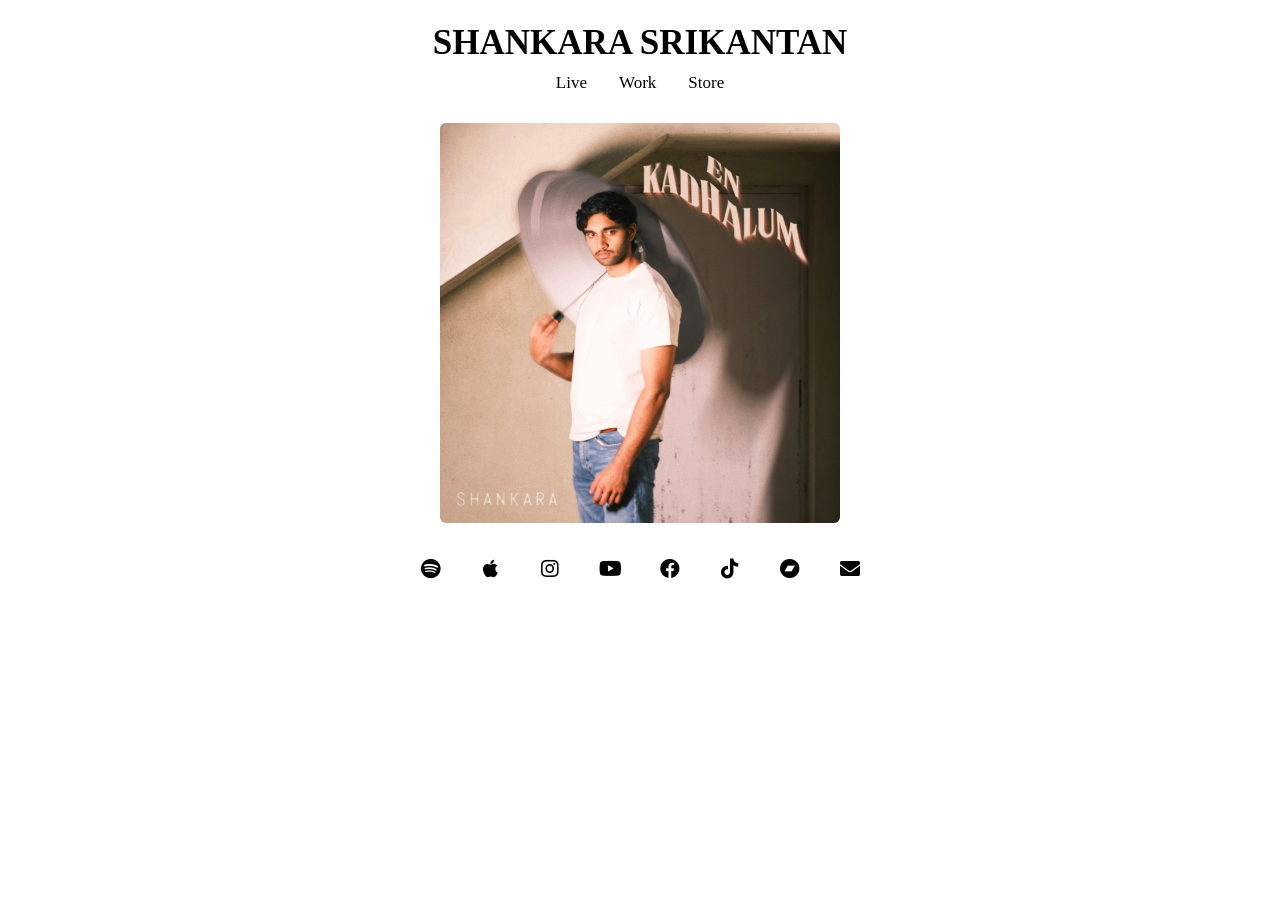
<file: index.html>
<!DOCTYPE html>
<html>
<head>
  <meta charset="UTF-8" />
  <meta http-equiv="X-UA-Compatible" content="IE=edge" />
  <meta name="viewport" content="width=device-width, initial-scale=1.0" />
  <title>Shankara Srikantan</title>

  <meta name="description" content="Official Website of Shankara Srikantan.">
  <link rel="stylesheet" href="https://use.fontawesome.com/releases/v5.15.4/css/all.css">

  <link rel="stylesheet" type="text/css" href="styles.css" /> 

  <link rel="icon" type="image/x-icon" href="/media/favicon_letters.png">

</head>

<script>
  async function loadPartial(id, file){
    const res = await fetch(file);
    document.getElementById(id).innerHTML = await res.text();
  }
  loadPartial('header-slot', '/header.html');
  loadPartial('footer-slot', '/footer.html');
</script>

<body class="page">
  
  <div id="header-slot"></div>

  <div class="hero">
    <a href="https://song.link/enkadhalum" target="_blank">
      <img src="media/enkadhalum.png" alt="En Kadhalum EP" style="max-width:400px; width:100%; border-radius:6px; transition:opacity 0.2s ease;" onmouseover="this.style.opacity='0.95'" onmouseout="this.style.opacity='1'">
    </a>
  </div>

  <div id="footer-slot"></div>

</body>

</html>
</file>
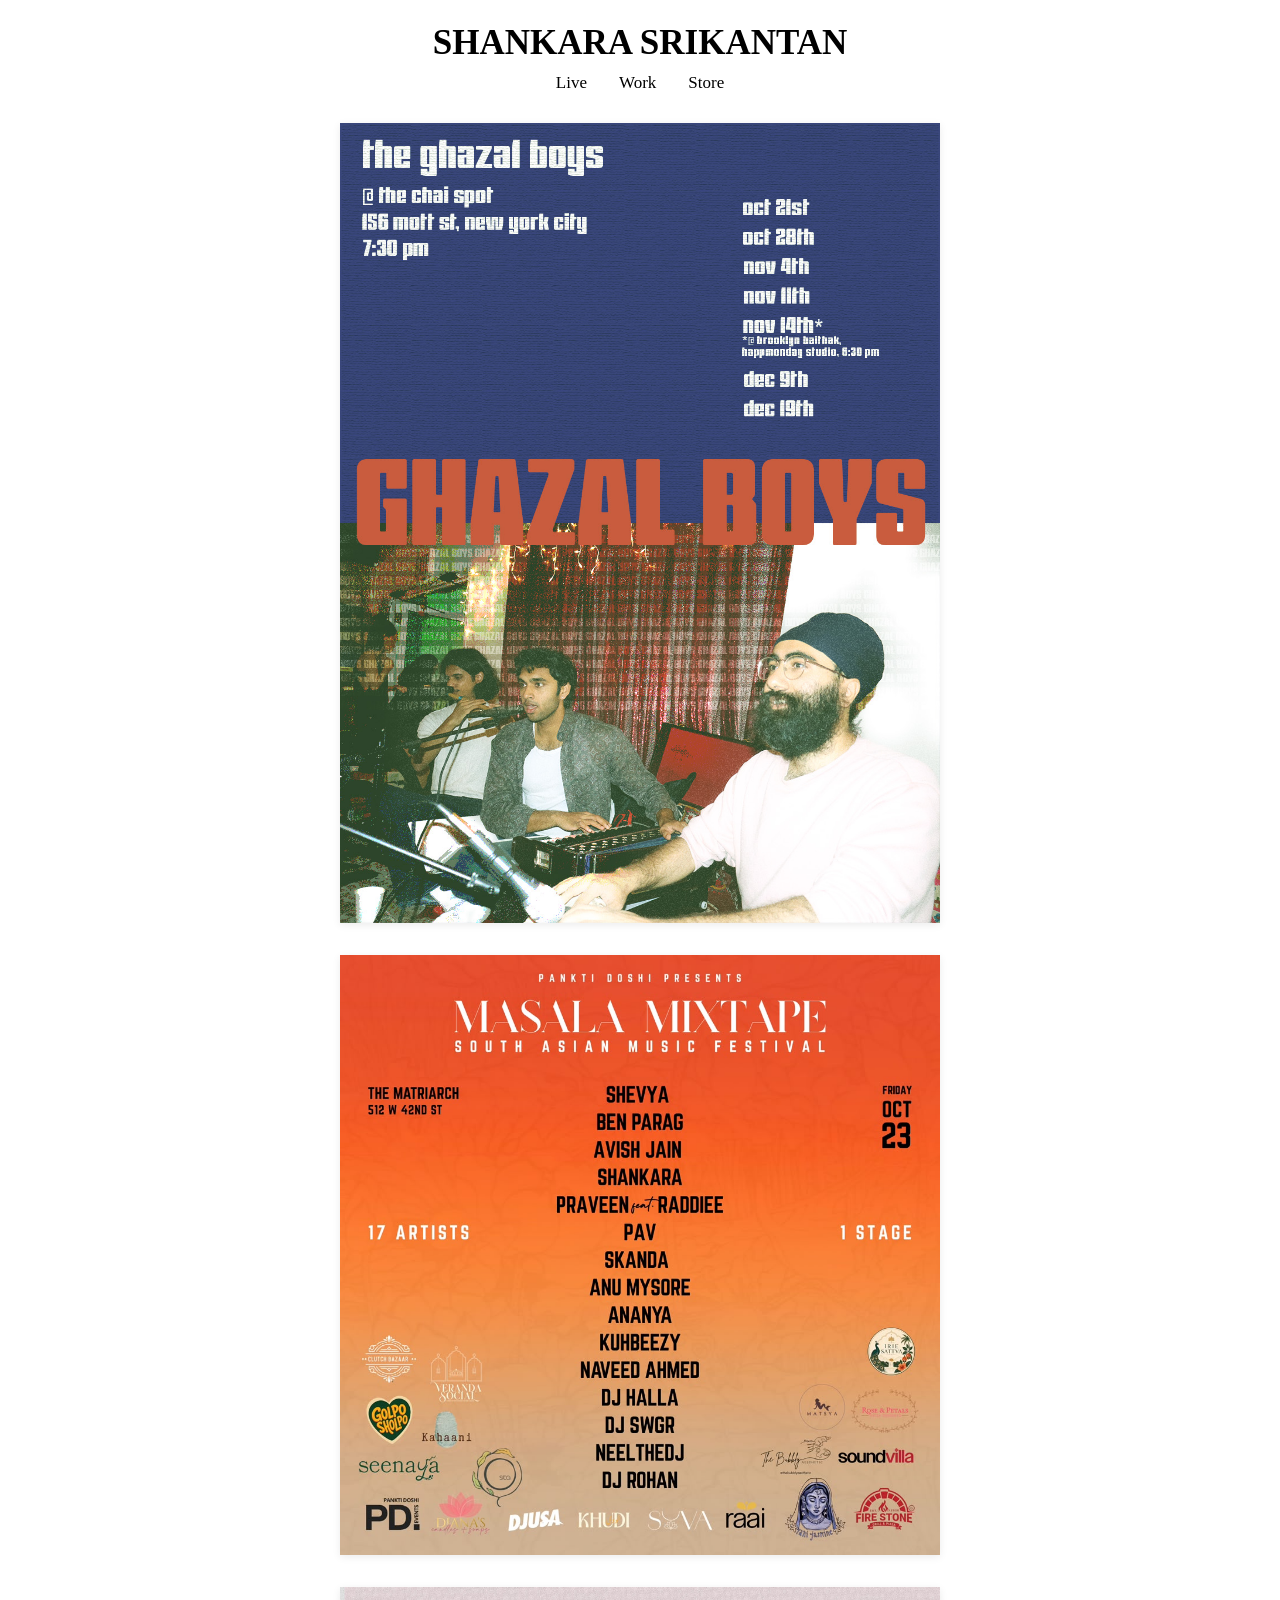
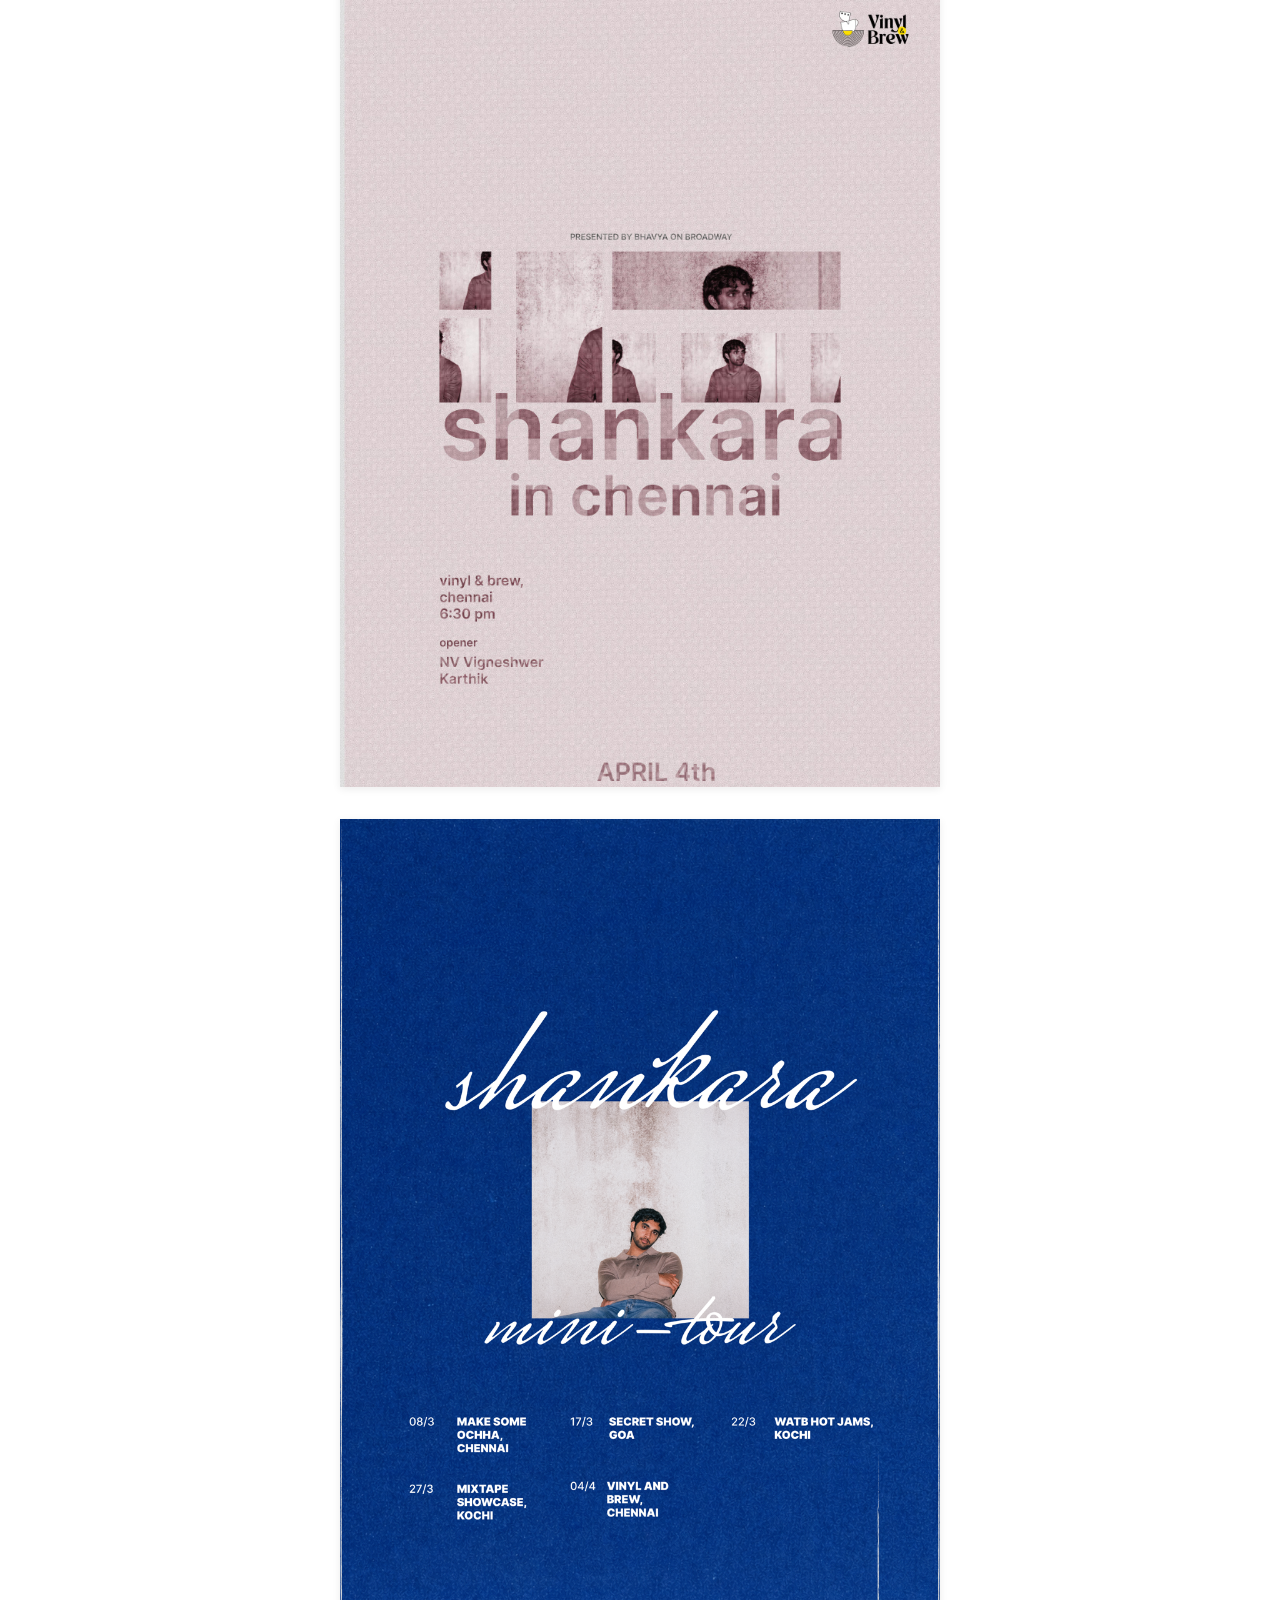
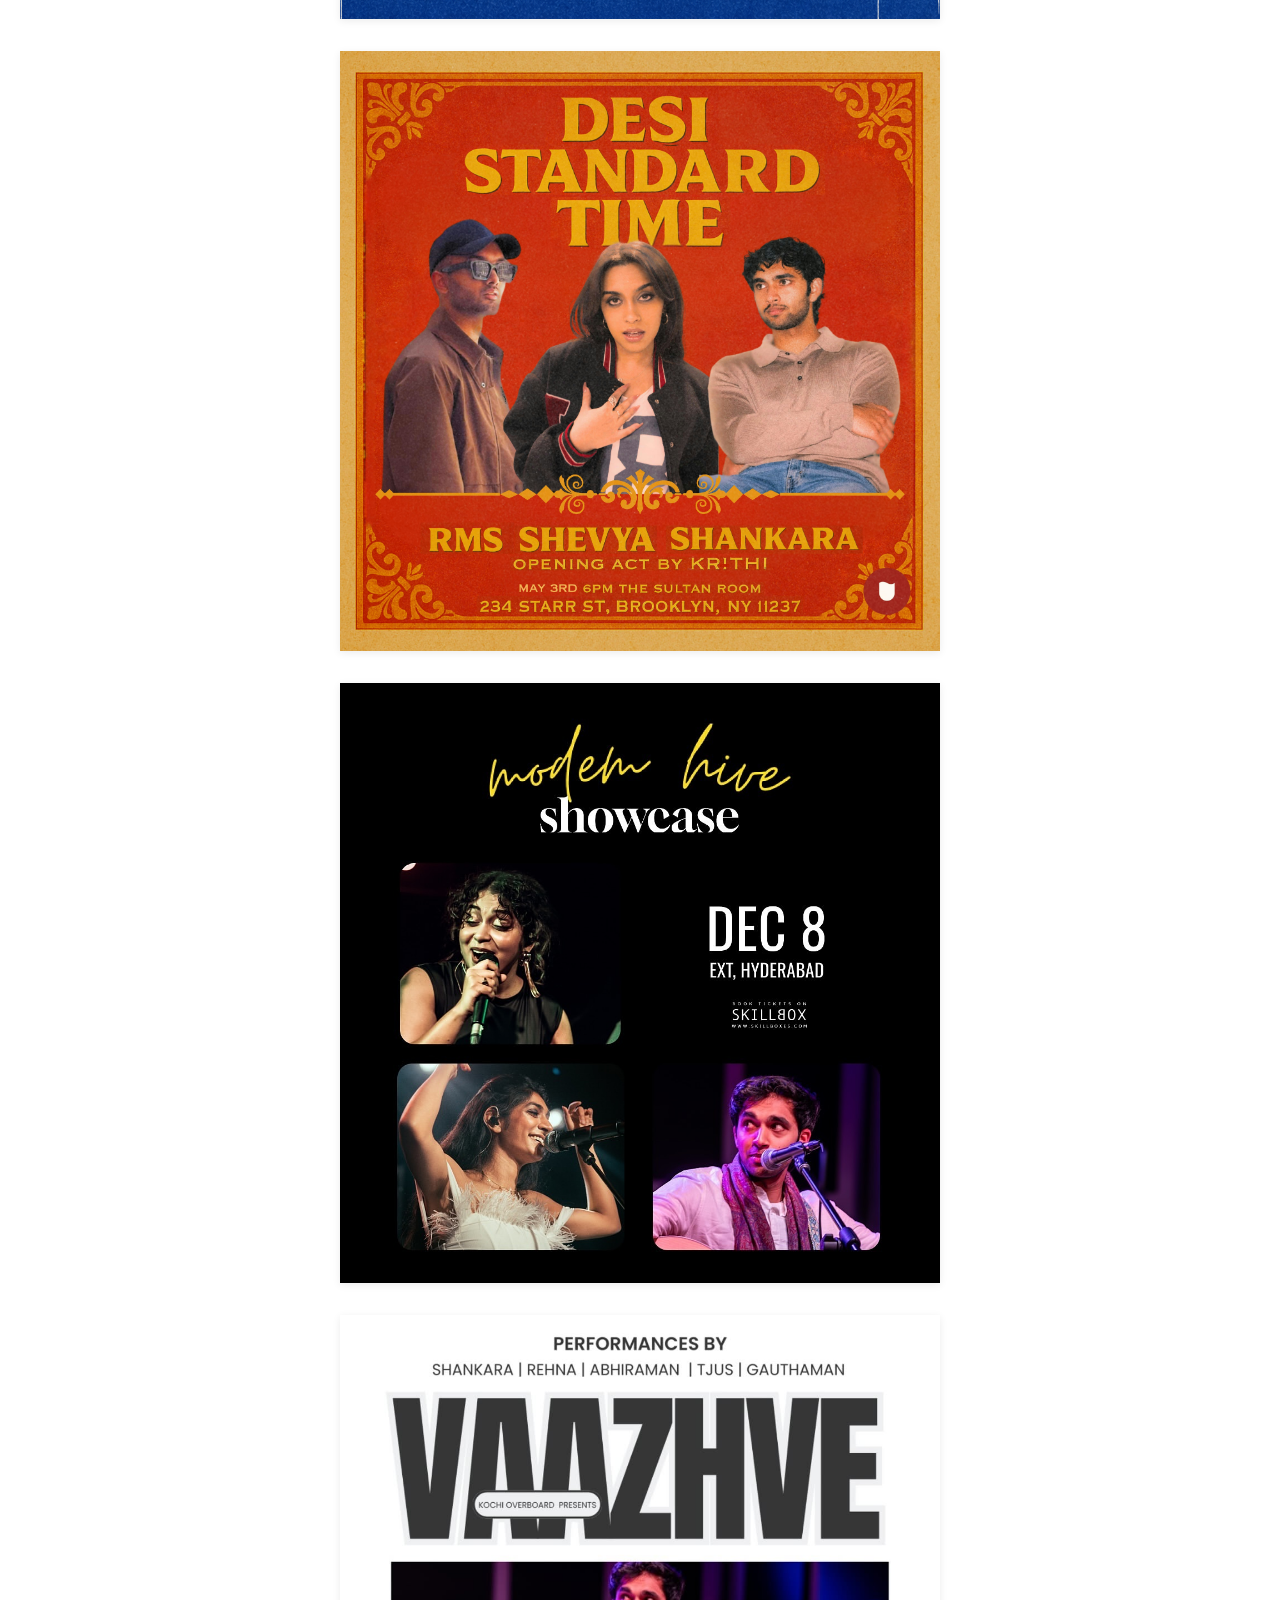
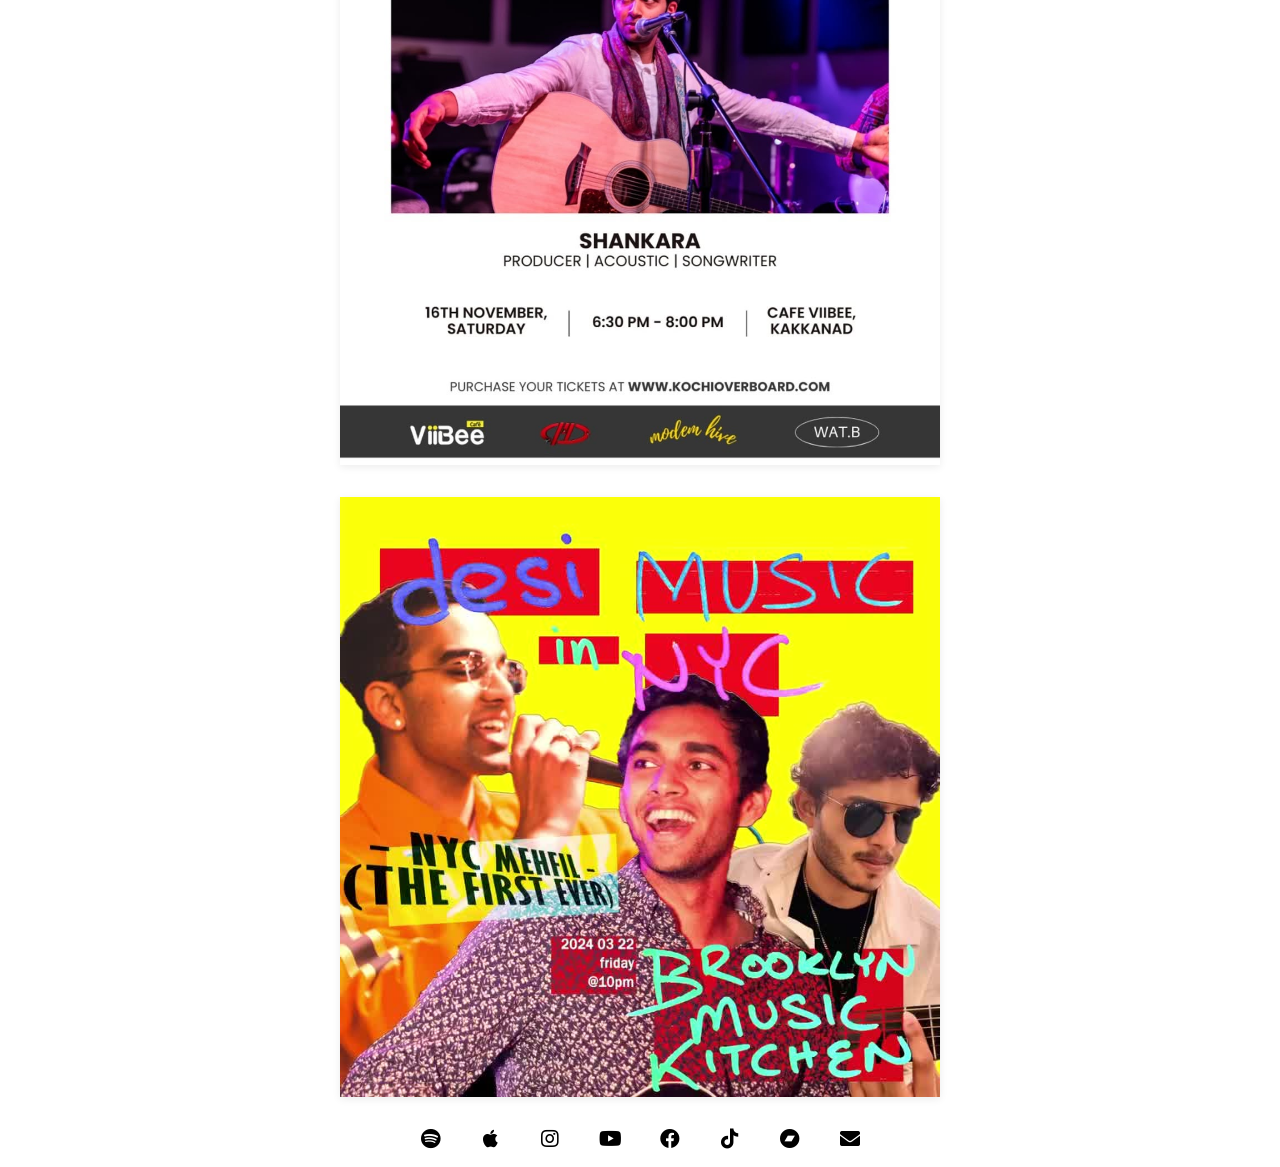
<file: live/index.html>
<!DOCTYPE html>
<html lang="en">
<head>
  <meta charset="UTF-8" />
  <meta name="viewport" content="width=device-width, initial-scale=1.0" />
  <title>Live — Shankara Srikantan</title>
  <meta name="description" content="Live performances and tour posters by Shankara Srikantan">

  <link rel="icon" href="/media/favicon_letters.png" />
  <link rel="stylesheet" href="https://use.fontawesome.com/releases/v5.15.4/css/all.css">
  <link rel="stylesheet" href="/styles.css" />
</head>

<script>
    async function loadPartial(id, file){
      const res = await fetch(file);
      document.getElementById(id).innerHTML = await res.text();
    }
    loadPartial('header-slot', '/header.html');
    loadPartial('footer-slot', '/footer.html');
  </script>

<body class="page">

    <div id="header-slot"></div>

  <!-- Live Posters -->
  <div class="live-feed">
    <img class="live-poster" src="/media/ghazalboys.png" alt="The Ghazal Boys" loading="lazy">
    <img class="live-poster" src="/media/masalamixtape.png" alt="Masala Mixtape" loading="lazy">
    <img class="live-poster" src="/media/vinylandbrew.jpeg" alt="Shankara in Chennai" loading="lazy">
    <img class="live-poster" src="/media/Shankara India Tour 2026 Poster.png" alt="Shankara India Tour 2026" loading="lazy">
    <img class="live-poster" src="/media/dstposter.jpg" alt="DST" loading="lazy">
    <img class="live-poster" src="/media/modemhive.jpg" alt="Modem Hive" loading="lazy">
    <img class="live-poster" src="/media/vaazhvekochi.jpg" alt="Vaazhve Kochi" loading="lazy">
    <img class="live-poster" src="/media/nycmehfil.jpeg" alt="NYC Mehfil" loading="lazy">
  </div>

  <div id="footer-slot"></div>

</body>
</html>
</file>
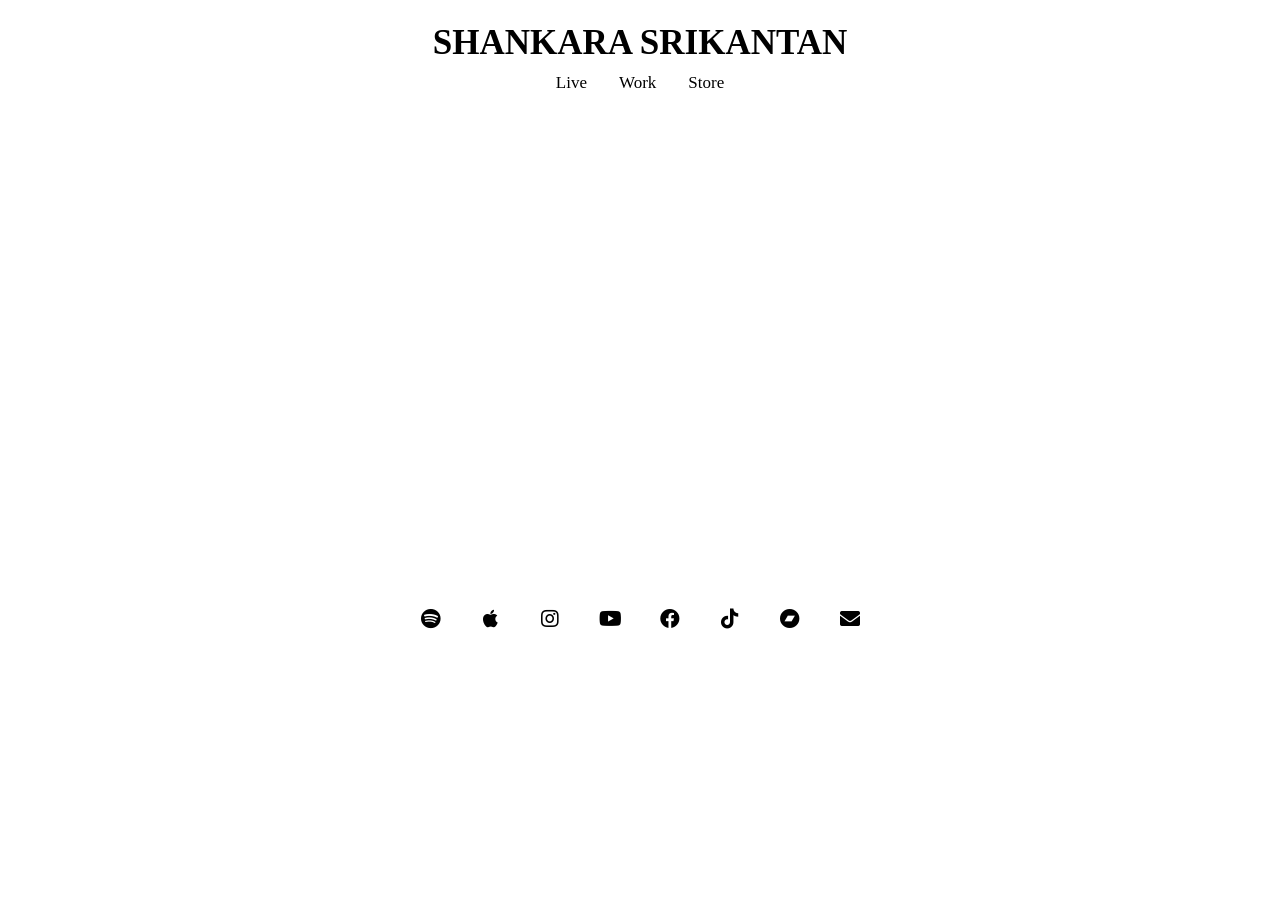
<file: music/index.html>
<!DOCTYPE html>
<html lang="en">
<head>
  <meta charset="UTF-8" />
  <meta name="viewport" content="width=device-width, initial-scale=1.0" />
  <title>Music — Shankara Srikantan</title>
  <meta name="description" content="Music videos by Shankara Srikantan.">

  <link rel="icon" href="/media/favicon_letters.png" />
  <link rel="stylesheet" href="https://use.fontawesome.com/releases/v5.15.4/css/all.css">
  <link rel="stylesheet" href="/styles.css" />
</head>

<script>
    async function loadPartial(id, file){
      const res = await fetch(file);
      document.getElementById(id).innerHTML = await res.text();
    }
    loadPartial('header-slot', '/header.html');
    loadPartial('footer-slot', '/footer.html');
  </script>

<body class="page">

  <div id="header-slot"></div>

  <div class="hero">
    <div class="video-wrapper">
      <iframe src="https://www.youtube.com/embed/sCdyKpUf12E" title="YouTube video player" frameborder="0" allow="accelerometer; autoplay; clipboard-write; encrypted-media; gyroscope; picture-in-picture; web-share" allowfullscreen></iframe>
    </div>
  </div>

  <div id="footer-slot"></div>

</body>
</html>
</file>
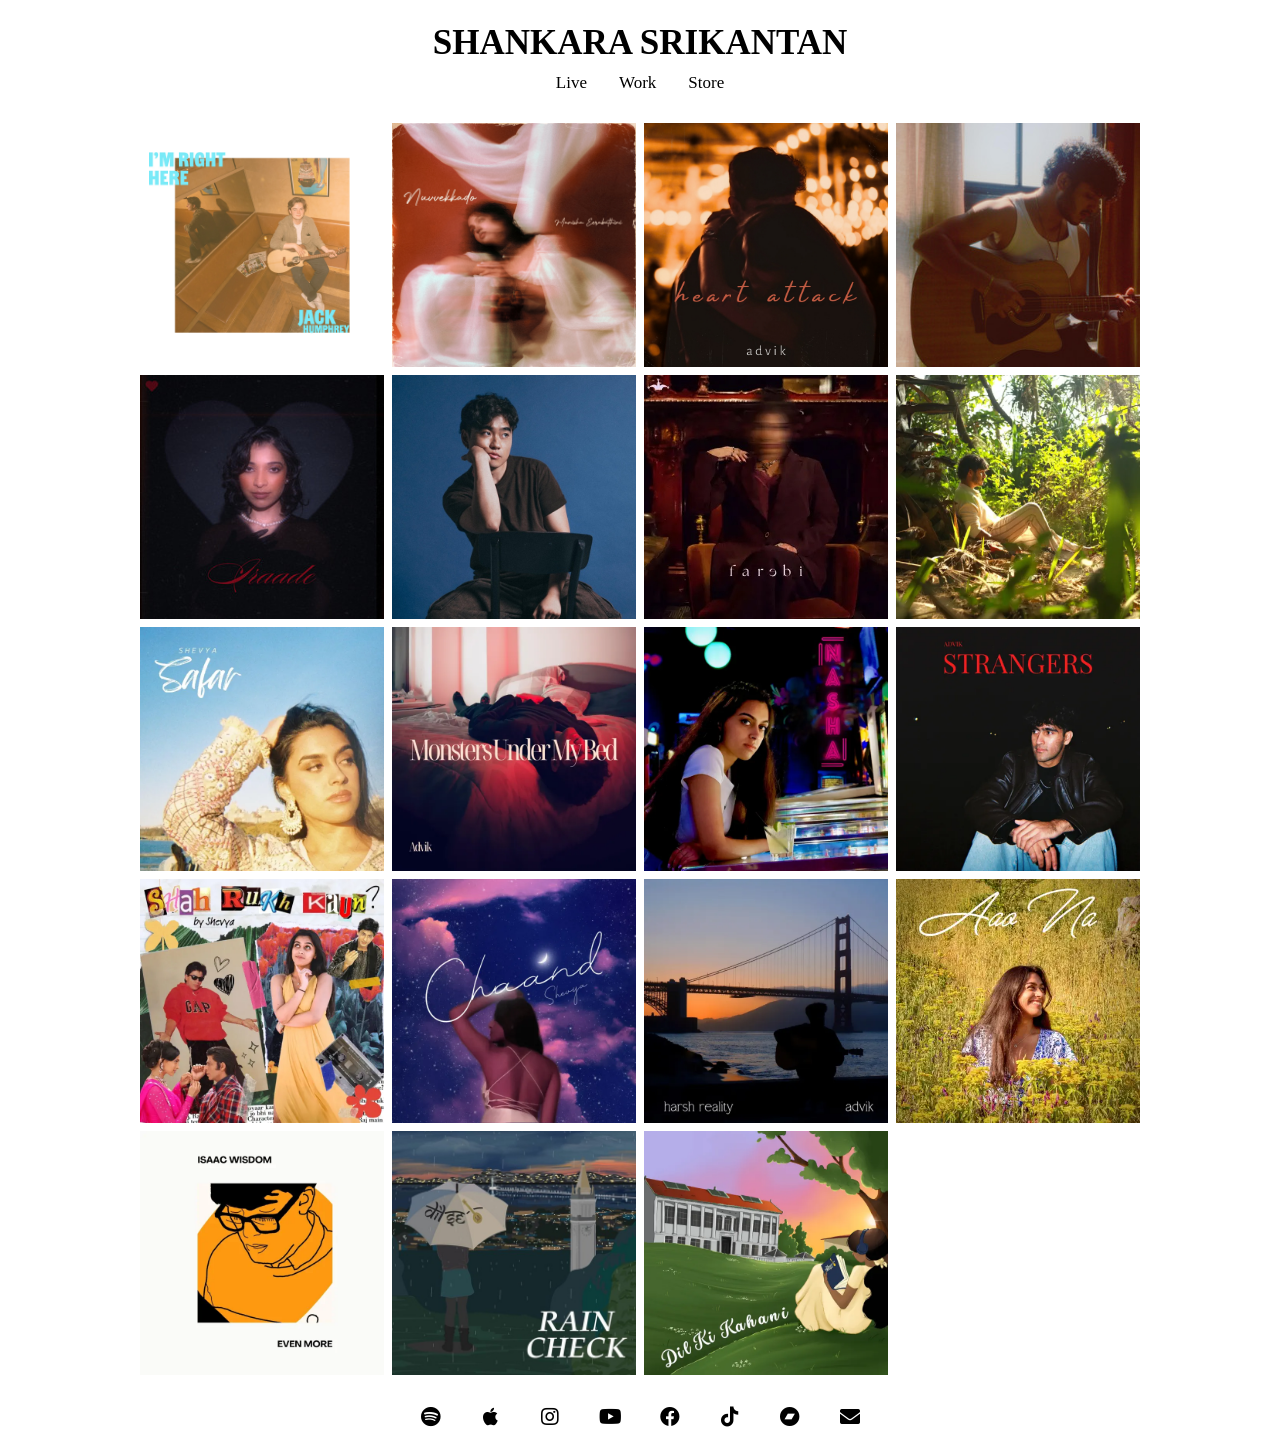
<file: work/index.html>
<!DOCTYPE html>
<html lang="en">
<head>
  <meta charset="UTF-8" />
  <meta name="viewport" content="width=device-width, initial-scale=1.0" />
  <title>Work — Shankara Srikantan</title>
  <meta name="description" content="Music by Shankara Srikantan, Producer and Songwriter.">

  <link rel="icon" href="/media/favicon_letters.png" />
  <link rel="stylesheet" href="https://use.fontawesome.com/releases/v5.15.4/css/all.css">
  <link rel="stylesheet" href="/styles.css" />
</head>

<script>
    async function loadPartial(id, file){
      const res = await fetch(file);
      document.getElementById(id).innerHTML = await res.text();
    }
    loadPartial('header-slot', '/header.html');
    loadPartial('footer-slot', '/footer.html');
  </script>

<body class="page">

  <div id="header-slot"></div>

  <!-- MUSIC GRID -->
  <div class="center">
    <div class="grid">
        <a href="https://open.spotify.com/album/2r1EQlsqBZcLV0etS9f4ws" target="_blank"><img class="pics" src="/media/imrighthere.jpg" alt="I'm Right Here"></a>
        <a href="https://open.spotify.com/track/564Zqf3El46VQyBTkPzFuI" target="_blank"><img class="pics" src="/media/nuvvekkado.jpg" alt="Nuvvekkado"></a>
        <a href="https://open.spotify.com/track/2ANtHDQv22CYFEXKbER2qz" target="_blank"><img class="pics" src="/media/heartattack.jpg" alt="Heart Attack"></a>
        <a href="https://open.spotify.com/track/7L2CGXWHk35qEZSTLjg1Qz" target="_blank"><img class="pics" src="/media/najao.jpg" alt="Na Jao"></a>
        <a href="https://open.spotify.com/track/1JaHjHHSd9TmgUDr6SviZd" target="_blank"><img class="pics" src="/media/iraade.jpg" alt="Iraade"></a>
        <a href="#"><img class="pics" src="/media/icgomp.jpg" alt="icgomp"></a>
      <a href="https://open.spotify.com/track/70BkYG9FkN8KIpAPVa7t9P?si=426458cb76b141ea"><img class="pics" src="/media/Farebi.jpeg" alt="Farebi"></a>
      <a href="https://distrokid.com/hyperfollow/omkarshanbhag/is-raah-pe"><img class="pics" src="/media/israahpe.webp" alt="Is Raah Pe"></a>
      <a href="https://open.spotify.com/track/6WCr4aGwETtvwDbZK4VZPG?si=dae66bcb722048f0"><img class="pics" src="/media/safar.webp" alt="Safar"></a>
      <a href="https://open.spotify.com/track/7jjj4bxfCDtLLjE3TxSD3H?si=2c989fecb80a4509"><img class="pics" src="/media/monstersundermybed.webp" alt="Monsters Under My Bed"></a>
      <a href="https://open.spotify.com/track/3bjvil1ThkVIeTJLjYid7F"><img class="pics" src="/media/nasha.webp" alt="Nasha"></a>
      <a href="https://open.spotify.com/track/25I59lkL6C6WkdIfv4YAlS"><img class="pics" src="/media/strangers.webp" alt="Strangers"></a>
      <a href="https://open.spotify.com/track/0sdz8MhMh2l8pknM3VApEW"><img class="pics" src="/media/shahrukhkaun.webp" alt="Shah Rukh Kaun"></a>
      <a href="https://open.spotify.com/track/3aKwiIiflcAybaTdXRGdKC"><img class="pics" src="/media/chaand.webp" alt="Chaand"></a>
      <a href="https://open.spotify.com/track/1Eh6phwbJEDEg6bbH1Yj2k"><img class="pics" src="/media/harshreality.webp" alt="Harsh Reality"></a>
      <a href="https://open.spotify.com/track/3CVactH1TluAJOX86L99VA"><img class="pics" src="/media/aao na.webp" alt="Aao Na"></a>
      <a href="https://open.spotify.com/track/5jmaunsr6gEgePFUr4yy2Q"><img class="pics" src="/media/evenmore.webp" alt="Even More"></a>
      <a href="https://open.spotify.com/track/5gZ8E2PtFvx2KItU5ynsFF"><img class="pics" src="/media/raincheck.jpg" alt="Raincheck"></a>
      <a href="https://open.spotify.com/track/00CrhcA7S6uHLZfBXHoZss"><img class="pics" src="/media/dilkikahani.webp" alt="Dil Ki Kahani"></a>
    </div>
  </div>

  <div id="footer-slot"></div>

</body>
</html>
</file>
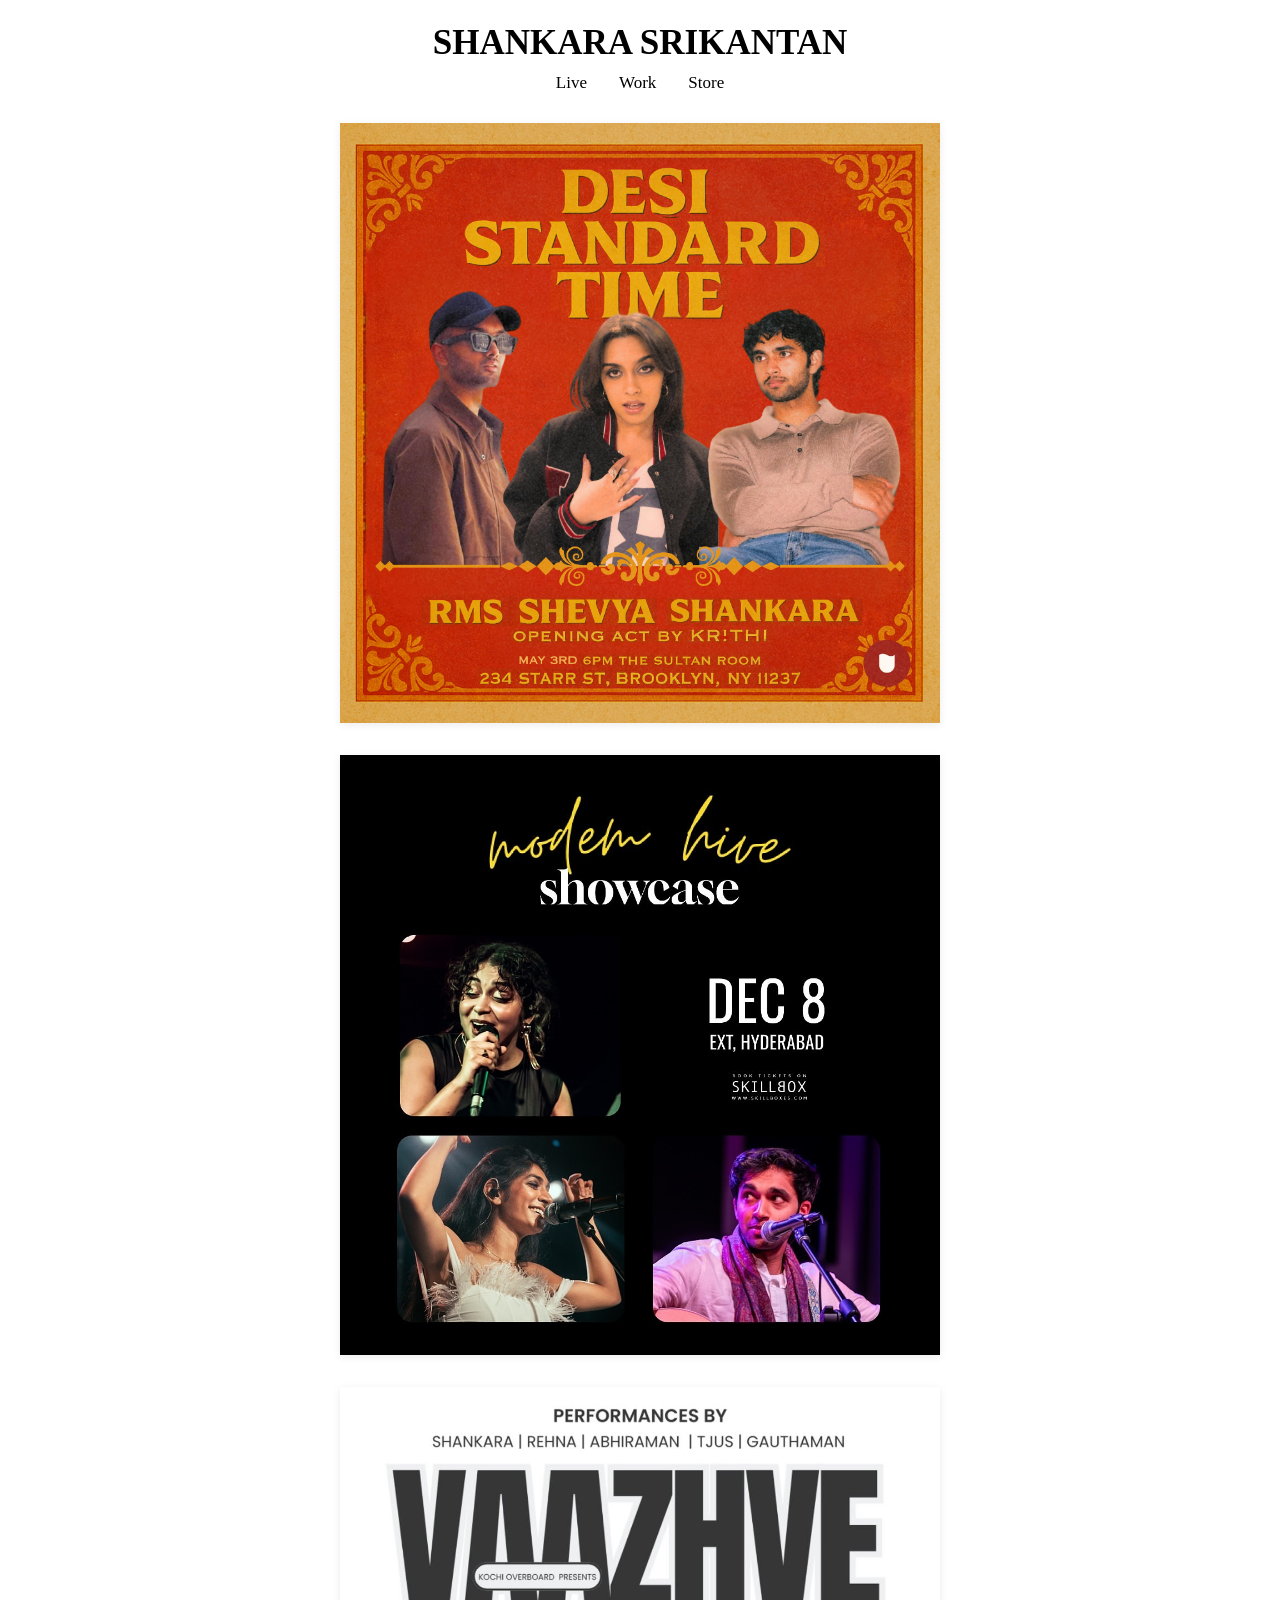
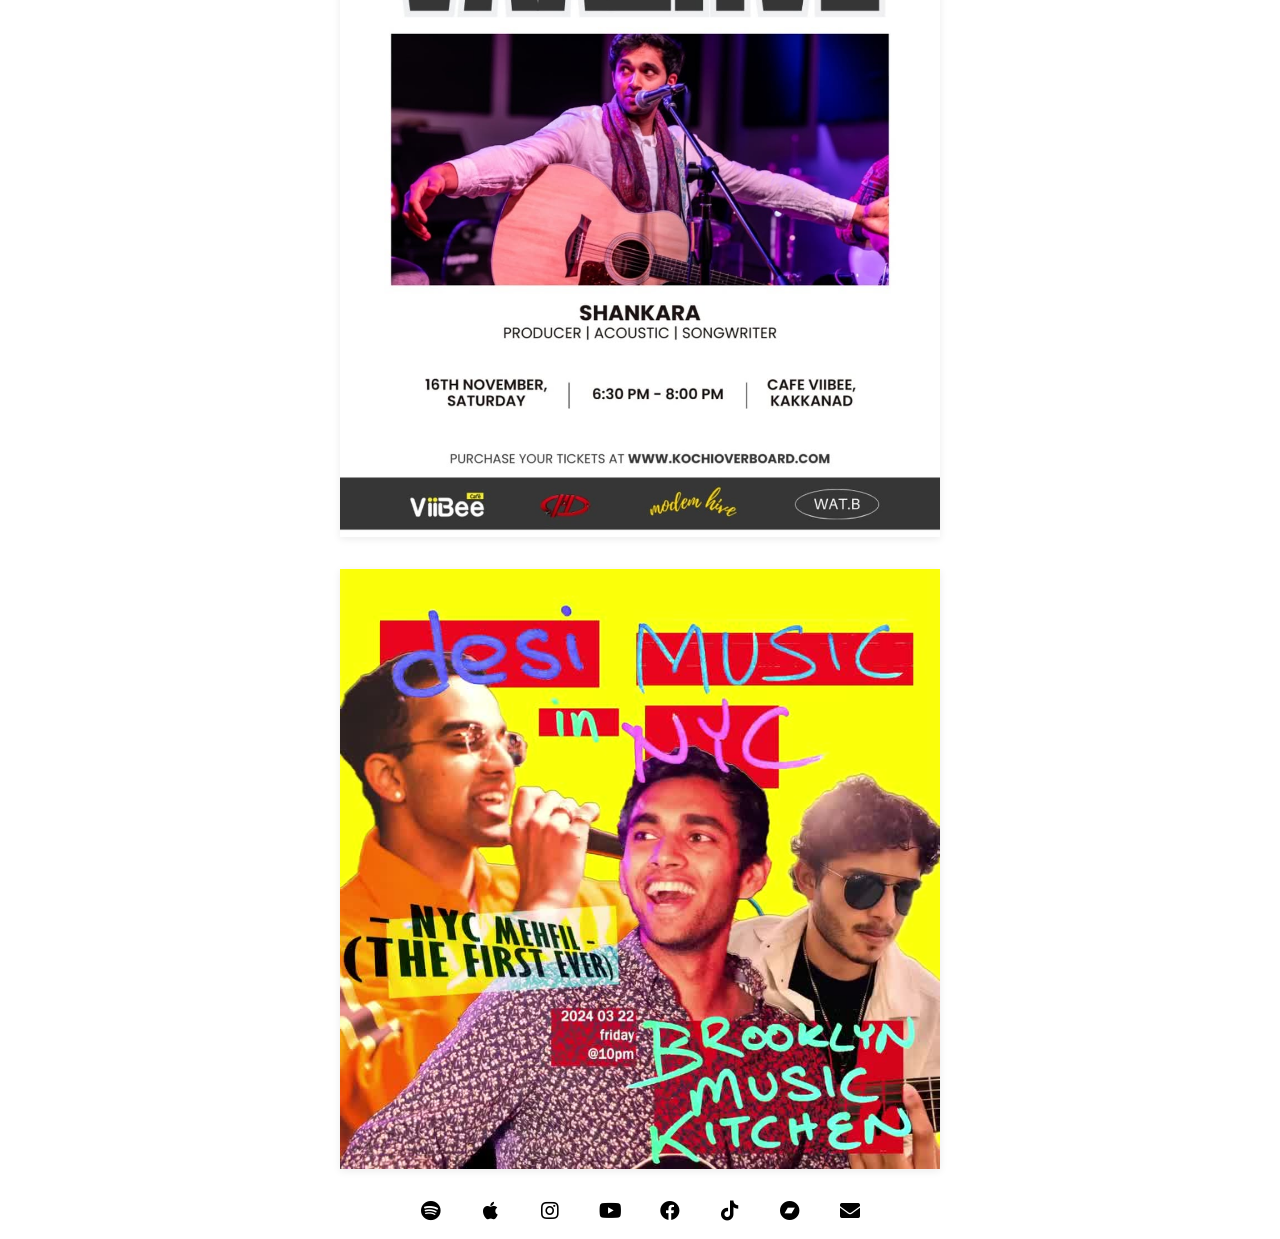
<file: live.html>
<!DOCTYPE html>
<html lang="en">
<head>
  <meta charset="UTF-8" />
  <meta name="viewport" content="width=device-width, initial-scale=1.0" />
  <title>Live — Shankara Srikantan</title>
  <meta name="description" content="Live performances and tour posters by Shankara Srikantan">

  <link rel="icon" href="/media/favicon_letters.png" />
  <link rel="stylesheet" href="https://use.fontawesome.com/releases/v5.15.4/css/all.css">
  <link href="https://fonts.googleapis.com/css2?family=Karla:wght@200..800&display=swap" rel="stylesheet">
  <link rel="stylesheet" href="styles.css" />
</head>

<script>
    async function loadPartial(id, file){
      const res = await fetch(file);
      document.getElementById(id).innerHTML = await res.text();
    }
    loadPartial('header-slot', '/header.html');
    loadPartial('footer-slot', '/footer.html');
  </script>

<body class="page">

    <div id="header-slot"></div>

  <!-- Live Posters -->
  <div class="live-feed">
    <img class="live-poster" src="media/dstposter.jpg" alt="DST">
    <img class="live-poster" src="media/modemhive.jpg" alt="Modem Hive">
    <img class="live-poster" src="media/vaazhvekochi.jpg" alt="Vaazhve Kochi">
    <img class="live-poster" src="media/nycmehfil.jpeg" alt="NYC Mehfil">
    <!-- Add more as needed -->
  </div>

  <div id="footer-slot"></div>


</body>
</html>
</file>
<file: styles.css>
:root {
  --font: var(--font);
}

a {
    color: inherit;
    text-decoration: none;
  }

.logo {
    font-family: var(--font);
    font-weight: 750;
    font-size: 28px;
  }

.header {
    text-align: center;
}

#sub-logo {
    color: gray;
    font-family: var(--font);
    font-weight: 400;
    font-size: 16px;
    margin-top: 0;
    padding-top: 5px;
    padding-bottom: 10px;

}

#desktop-logo {
    font-family: var(--font);
    font-weight: 750;
    font-size: 35px;
    display: none;
    margin-bottom: 0;
    padding-bottom: 0px;

}

#mobile-logo {
    font-family: var(--font);
    font-weight: 750;
    font-size: 28px;
    padding: 0;
    margin-bottom: 0;
}

/* NEW ✱  NAV  ✱  (just 1 rule)
   ───────────────────────── */
   .nav{
    display:flex;
    justify-content:center;
    gap:2rem;
    font-family:var(--font);
    font-weight:400;
    font-size:17px;
    margin-top:10px;
    margin-bottom:30px;
  }

  /* NEW ✱  HERO / VIDEO  ✱  (2 rules)
   ───────────────────────── */
.hero {
    display:flex;
    justify-content:center;
    /* padding:3rem 1rem; */
    /* padding-top: 1rem;  */
    padding-bottom: 2rem;
    }
.video-wrapper {
    width:100%;
    max-width:800px;
    aspect-ratio:16/9;
    }
.video-wrapper iframe{
    width:100%;
    height:100%;
    border:none;
    /* border-radius:.75rem; */
    }

.footer {
    text-align: center;
    display: flex;
    justify-content: center;
    align-items: center;
    flex-wrap: wrap;
    width: 100%;
    padding: 0;
    /* padding-top: 20px; */
    padding-bottom: 10px;
}

.copyright {
    text-align: center;
    font-family: var(--font);
    font-weight: 400;
    color: #999;
    font-size: 14px;
    padding: 0;
    padding-bottom: 20px;
}

.faw {
    color: black;
    font-size: 16px;
    width: 40px;
    text-decoration: none;
    display: flex;
    justify-content: center;
    align-items: center;
    margin: 0;
    padding: 0;
}

.faw:hover {
    transform: scale(1.1);

}

/* container */
.center {
    display: flex;
    justify-content: center;    
    align-items: center;
}

.grid {
    display: grid;
    grid-template-columns: repeat(3, minmax(0, 1fr));
    max-width: 1000px; /* ← controls total width */
    gap: 8px;
    width: auto;
    margin: 0;
    /* padding: 0; */
    padding-bottom: 2rem;
}

.pics {
    display:block;            /* kills inline baseline */
    width: 100%;
    aspect-ratio: 1 / 1;
    margin: 0;
    padding: 0;
    object-fit:cover;
   }
   
   .pics:hover {
       opacity: 95%;
       cursor: pointer;
     }
   

/* tablet breakpoint */
@media (min-width:600px) {
    .grid {
        grid-template-columns: repeat(3, minmax(0, 1fr));
        gap: 8px;

    }
    .faw {
        width: 60px;
        font-size: 20px;
    }
    #mobile-logo {
        display: none;
    }
    #desktop-logo {
        display: block;
    }
    /* .pics {
        width: 300px;
        height: 300px;
       } */
}

/* desktop breakpoint */
@media (min-width:900px) {
    .grid {
        grid-template-columns: repeat(4, minmax(0, 1fr));
        gap: 8px;
    }
    #mobile-logo {
        display: none;
    }
    #desktop-logo {
        display: block;
    }
    /* .pics {
        width: 300px;
        height: 300px;
       } */
}

.live-feed {
    display: flex;
    flex-direction: column;
    align-items: center;
    gap: 2rem;
    max-width: 800px;
    margin: 0 auto;
    /* padding: 3rem 1rem; */
    padding-bottom: 2rem;
  }
  
  .live-poster {
    width: 100%;
    max-width: 600px;
    /* border-radius: 6px; */
    box-shadow: 0 2px 8px rgba(0,0,0,0.08);
  }
  
  .live-poster:hover {
    transform: scale(1.01);
    transition: 0.2s ease;
  }
</file>
